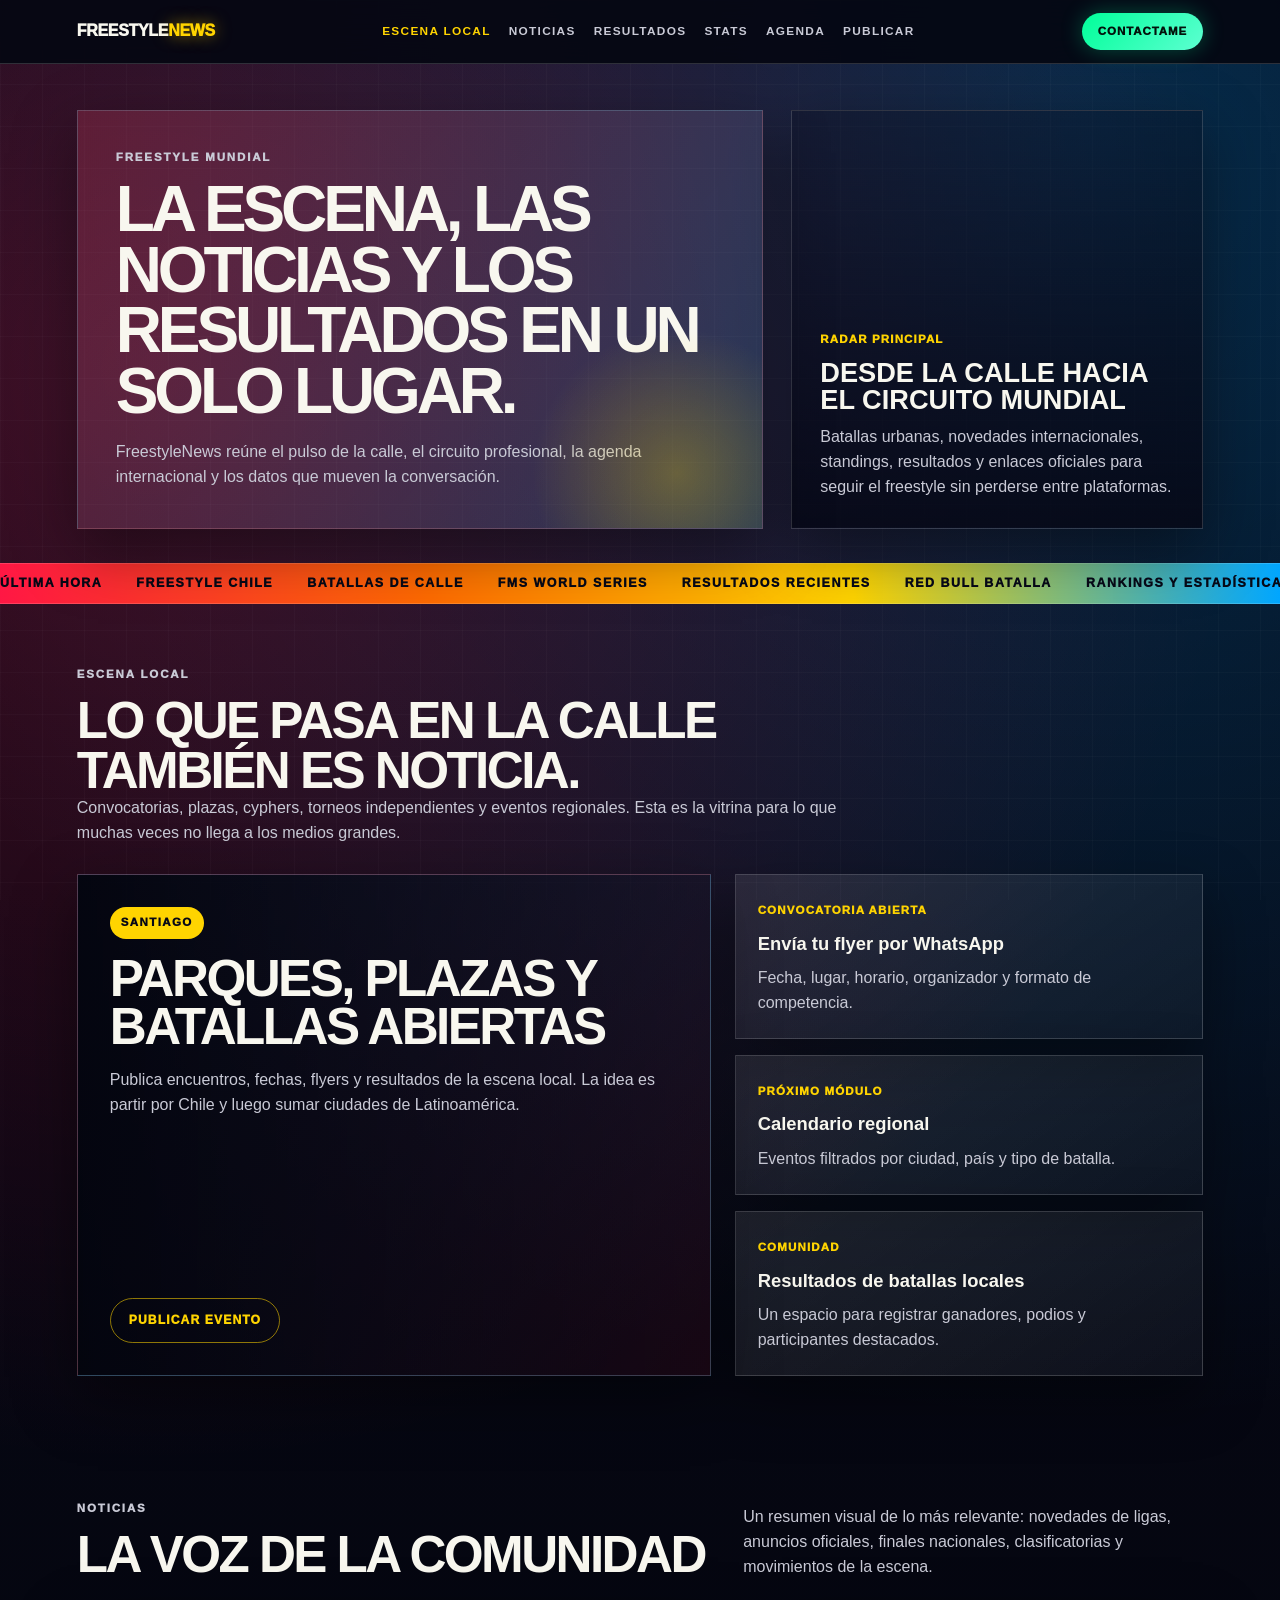
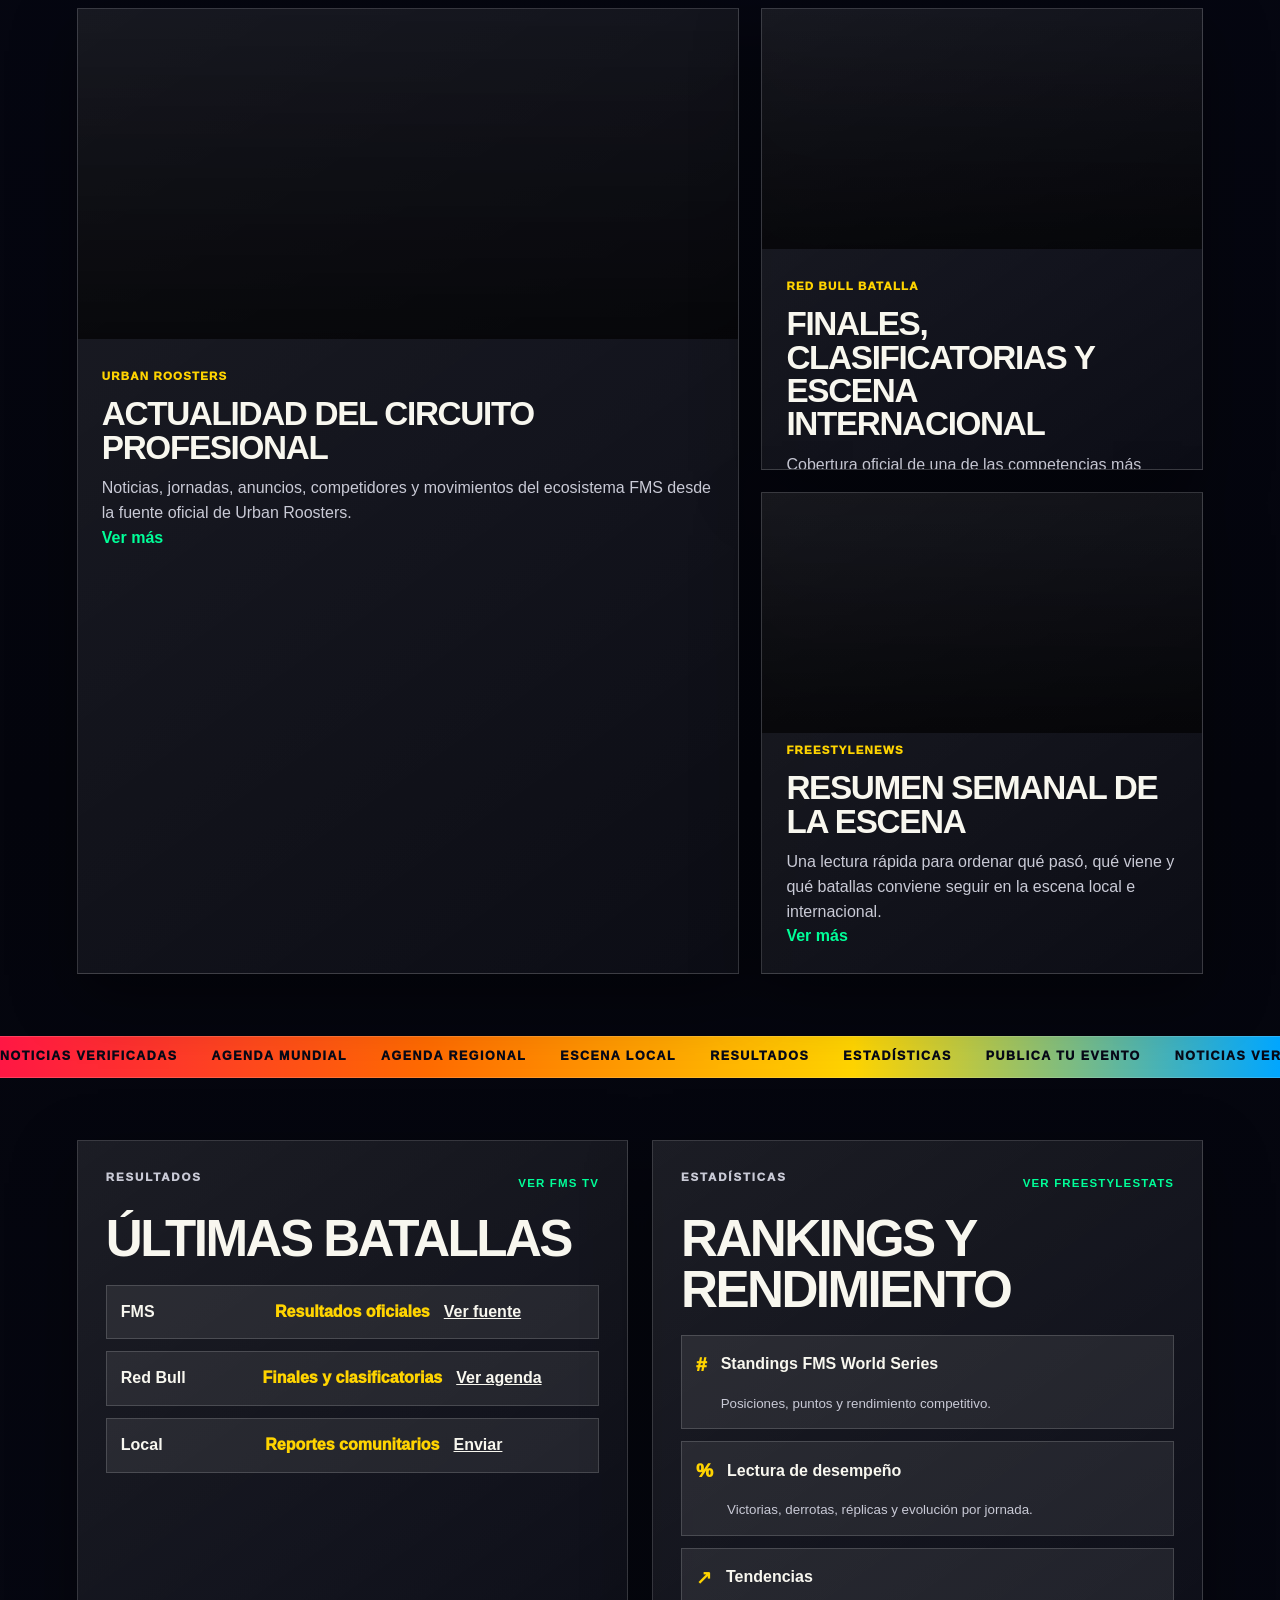
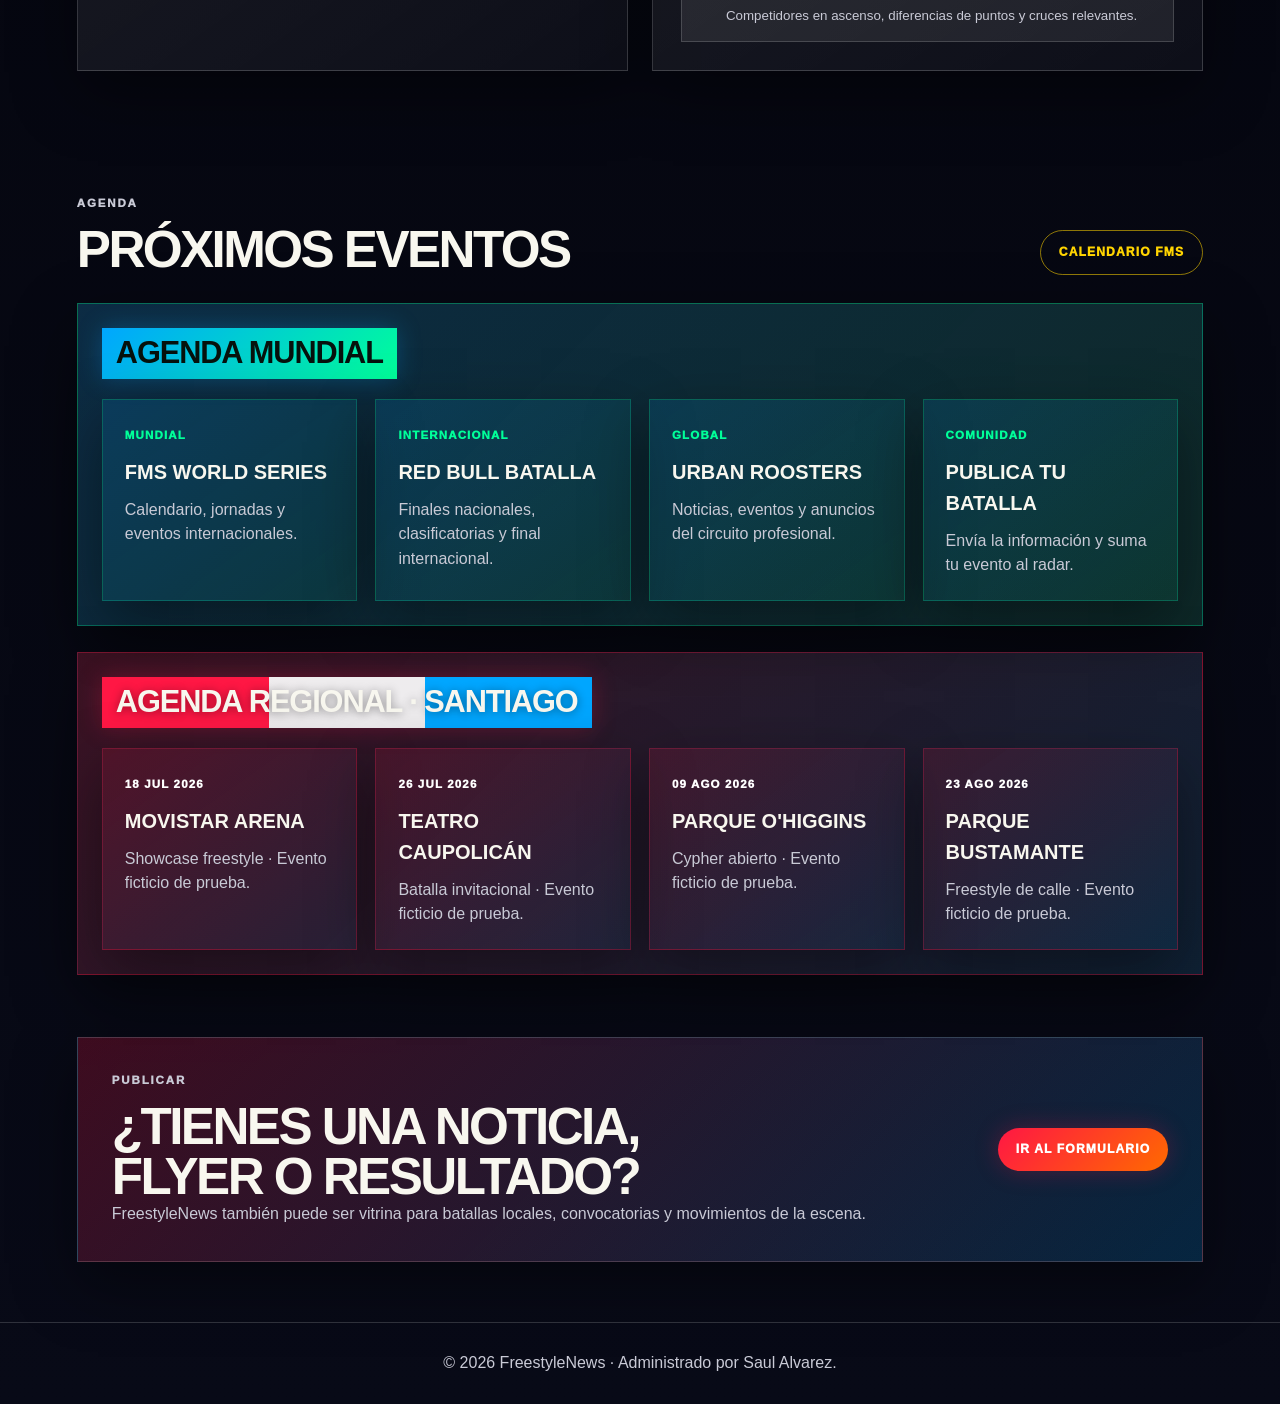
<file: index.html>
<!DOCTYPE html>
<html lang="es">
<head>
  <meta charset="UTF-8" />
  <meta name="viewport" content="width=device-width, initial-scale=1.0" />
  <title>FreestyleNews | Noticias, calle, resultados y estadísticas</title>
  <link rel="stylesheet" href="estilos.css" />
</head>
<body>
  <header class="site-header">
    <a href="index.html" class="brand">Freestyle<span>News</span></a>

    <button class="menu-toggle" aria-label="Abrir menú">☰</button>

    <nav class="main-nav" aria-label="Navegación principal">
      <a href="#local" class="active">Escena local</a>
      <a href="#noticias">Noticias</a>
      <a href="#resultados">Resultados</a>
      <a href="#estadisticas">Stats</a>
      <a href="#agenda">Agenda</a>
      <a href="contacto.html">Publicar</a>
    </nav>

    <a class="whatsapp-btn" href="https://wa.me/56966032734?text=Hola%2C%20quisiera%20recibir%20m%C3%A1s%20informaci%C3%B3n%20sobre%20FreestyleNews%20y%20los%20pr%C3%B3ximos%20eventos%20de%20freestyle." target="_blank" rel="noopener noreferrer">Contactame</a>
  </header>

  <main>
    <section class="top-hero">
      <div class="hero-copy">
        <p class="kicker">Freestyle mundial</p>
        <h1>La escena, las noticias y los resultados en un solo lugar.</h1>
        <p>FreestyleNews reúne el pulso de la calle, el circuito profesional, la agenda internacional y los datos que mueven la conversación.</p>
      </div>
      <div class="hero-panel">
        <span>Radar principal</span>
        <strong>Desde la calle hacia el circuito mundial</strong>
        <p>Batallas urbanas, novedades internacionales, standings, resultados y enlaces oficiales para seguir el freestyle sin perderse entre plataformas.</p>
      </div>
    </section>

    <section class="ticker" aria-label="Actualizaciones rápidas">
      <div class="ticker-track">
        <span>Última hora</span><span>Freestyle Chile</span><span>Batallas de calle</span><span>FMS World Series</span><span>Resultados recientes</span><span>Red Bull Batalla</span><span>Rankings y estadísticas</span><span>Publica tu evento</span>
        <span>Última hora</span><span>Freestyle Chile</span><span>Batallas de calle</span><span>FMS World Series</span><span>Resultados recientes</span><span>Red Bull Batalla</span><span>Rankings y estadísticas</span><span>Publica tu evento</span>
        <span>Última hora</span><span>Freestyle Chile</span><span>Batallas de calle</span><span>FMS World Series</span><span>Resultados recientes</span><span>Red Bull Batalla</span><span>Rankings y estadísticas</span><span>Publica tu evento</span>
      </div>
    </section>

    <section class="section local-section" id="local">
      <div class="section-head">
        <p class="kicker">Escena local</p>
        <h2>Lo que pasa en la calle también es noticia.</h2>
        <p>Convocatorias, plazas, cyphers, torneos independientes y eventos regionales. Esta es la vitrina para lo que muchas veces no llega a los medios grandes.</p>
      </div>

      <div class="local-layout">
        <article class="local-feature">
          <div>
            <span class="pill">Santiago</span>
            <h3>Parques, plazas y batallas abiertas</h3>
            <p>Publica encuentros, fechas, flyers y resultados de la escena local. La idea es partir por Chile y luego sumar ciudades de Latinoamérica.</p>
          </div>
          <a href="contacto.html" class="secondary-btn">Publicar evento</a>
        </article>

        <div class="local-list">
          <article>
            <span>Convocatoria abierta</span>
            <h4>Envía tu flyer por WhatsApp</h4>
            <p>Fecha, lugar, horario, organizador y formato de competencia.</p>
          </article>
          <article>
            <span>Próximo módulo</span>
            <h4>Calendario regional</h4>
            <p>Eventos filtrados por ciudad, país y tipo de batalla.</p>
          </article>
          <article>
            <span>Comunidad</span>
            <h4>Resultados de batallas locales</h4>
            <p>Un espacio para registrar ganadores, podios y participantes destacados.</p>
          </article>
        </div>
      </div>
    </section>

    <section class="section news-section" id="noticias">
      <div class="section-head split-head">
        <div>
          <p class="kicker">Noticias</p>
          <h2>La voz de la comunidad</h2>
        </div>
        <p>Un resumen visual de lo más relevante: novedades de ligas, anuncios oficiales, finales nacionales, clasificatorias y movimientos de la escena.</p>
      </div>

      <div class="magazine-grid" id="newsContainer"></div>
    </section>

    <section class="wide-banner">
      <div class="banner-track">
        <span>Noticias verificadas</span><span>Agenda mundial</span><span>Agenda regional</span><span>Escena local</span><span>Resultados</span><span>Estadísticas</span><span>Publica tu evento</span>
        <span>Noticias verificadas</span><span>Agenda mundial</span><span>Agenda regional</span><span>Escena local</span><span>Resultados</span><span>Estadísticas</span><span>Publica tu evento</span>
        <span>Noticias verificadas</span><span>Agenda mundial</span><span>Agenda regional</span><span>Escena local</span><span>Resultados</span><span>Estadísticas</span><span>Publica tu evento</span>
      </div>
    </section>

    <section class="section dashboard-section">
      <div class="dashboard-card" id="resultados">
        <div class="card-head">
          <p class="kicker">Resultados</p>
          <a href="https://fms.tv/resultados/" target="_blank" rel="noopener noreferrer">Ver FMS TV</a>
        </div>
        <h2>Últimas batallas</h2>
        <div class="result-list" id="resultsContainer"></div>
      </div>

      <div class="dashboard-card" id="estadisticas">
        <div class="card-head">
          <p class="kicker">Estadísticas</p>
          <a href="https://freestylestats.com/competition/fms-world-series/2025-2026/standings" target="_blank" rel="noopener noreferrer">Ver FreestyleStats</a>
        </div>
        <h2>Rankings y rendimiento</h2>
        <div class="rank-list" id="statsContainer"></div>
      </div>
    </section>

    <section class="section agenda-section" id="agenda">
      <div class="section-head split-head">
        <div>
          <p class="kicker">Agenda</p>
          <h2>Próximos eventos</h2>
        </div>
        <a href="https://fms.tv/" target="_blank" rel="noopener noreferrer" class="secondary-btn">Calendario FMS</a>
      </div>

      <div class="agenda-block agenda-world">
        <h3>Agenda mundial</h3>
        <div class="agenda-grid" id="worldAgendaContainer"></div>
      </div>

      <div class="agenda-block agenda-chile">
        <h3>Agenda regional · Santiago</h3>
        <div class="agenda-grid" id="regionalAgendaContainer"></div>
      </div>
    </section>

    <section class="submit-section" id="publicar">
      <div>
        <p class="kicker">Publicar</p>
        <h2>¿Tienes una noticia, flyer o resultado?</h2>
        <p>FreestyleNews también puede ser vitrina para batallas locales, convocatorias y movimientos de la escena.</p>
      </div>
      <a href="contacto.html" class="primary-btn">Ir al formulario</a>
    </section>
  </main>

  <footer class="footer">
    <p>© 2026 FreestyleNews · Administrado por Saul Alvarez.</p>
  </footer>

  <script src="data.js"></script>
  <script src="script.js"></script>
</body>
</html>
</file>
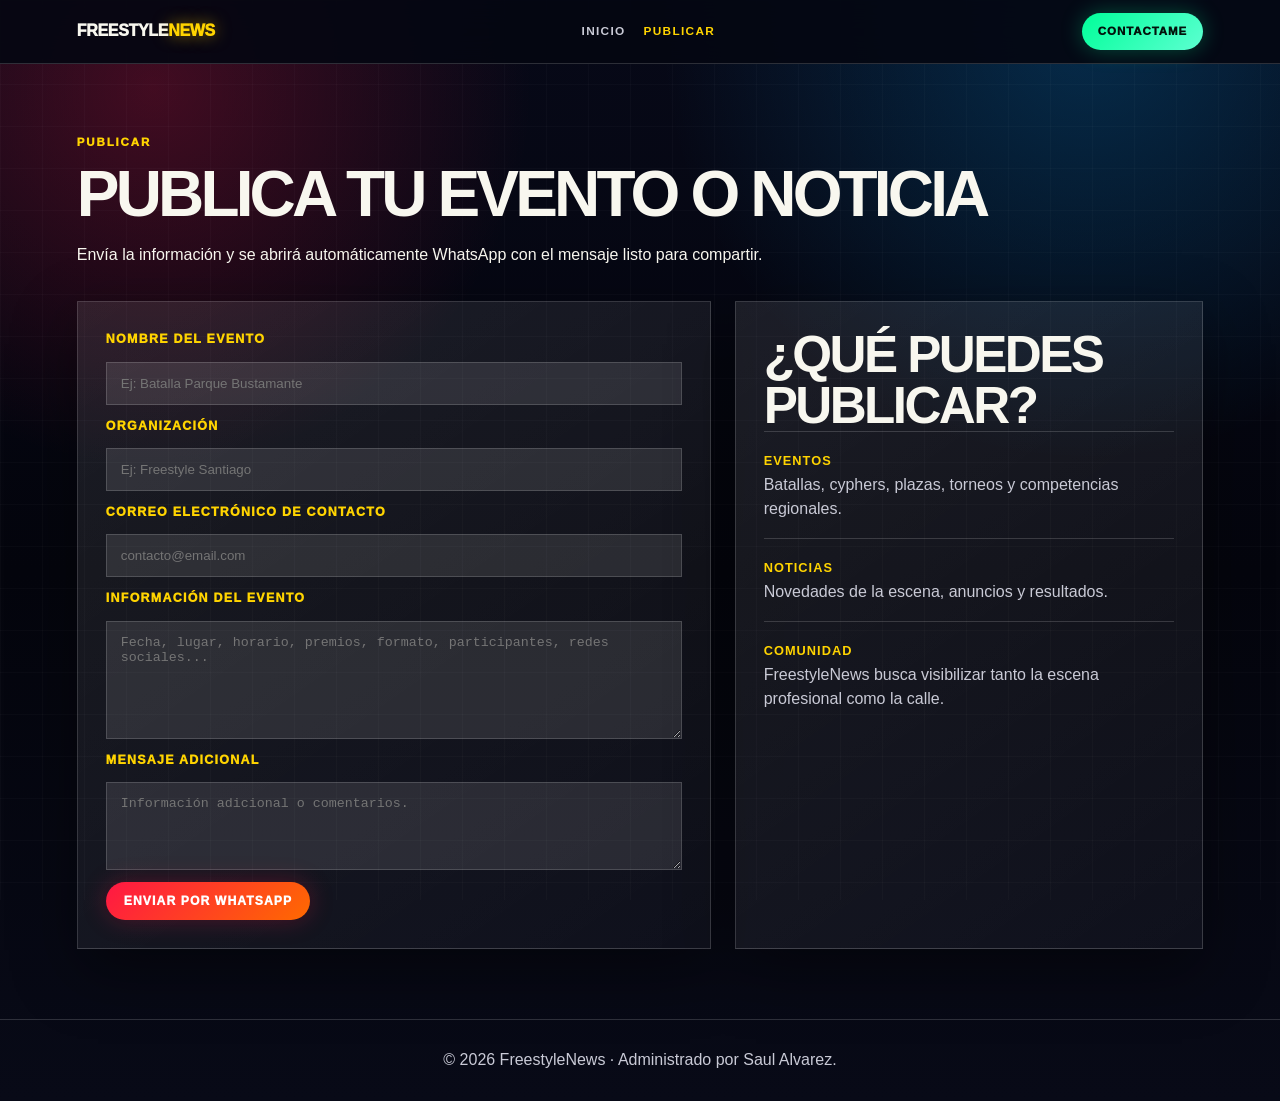
<file: contacto.html>
<!DOCTYPE html>
<html lang="es">
<head>
  <meta charset="UTF-8" />
  <meta name="viewport" content="width=device-width, initial-scale=1.0" />
  <title>Publicar evento | FreestyleNews</title>
  <link rel="stylesheet" href="estilos.css" />
</head>
<body>
  <header class="site-header">
    <a href="index.html" class="brand">Freestyle<span>News</span></a>

    <nav class="main-nav">
      <a href="index.html">Inicio</a>
      <a href="contacto.html" class="active">Publicar</a>
    </nav>

    <a class="whatsapp-btn" href="https://wa.me/56966032734?text=Hola%2C%20quisiera%20recibir%20m%C3%A1s%20informaci%C3%B3n%20sobre%20FreestyleNews%20y%20los%20pr%C3%B3ximos%20eventos%20de%20freestyle." target="_blank" rel="noopener noreferrer">Contactame</a>
  </header>

  <main>
    <section class="contact-hero">
      <p class="kicker">Publicar</p>
      <h1>Publica tu evento o noticia</h1>
      <p>Envía la información y se abrirá automáticamente WhatsApp con el mensaje listo para compartir.</p>
    </section>

    <section class="contact-layout">
      <form class="contact-form" id="publishForm">
        <label for="eventName">Nombre del evento</label>
        <input type="text" id="eventName" placeholder="Ej: Batalla Parque Bustamante" required />

        <label for="organization">Organización</label>
        <input type="text" id="organization" placeholder="Ej: Freestyle Santiago" required />

        <label for="contactEmail">Correo electrónico de contacto</label>
        <input type="email" id="contactEmail" placeholder="contacto@email.com" required />

        <label for="eventInfo">Información del evento</label>
        <textarea id="eventInfo" rows="6" placeholder="Fecha, lugar, horario, premios, formato, participantes, redes sociales..." required></textarea>

        <label for="publisherMessage">Mensaje adicional</label>
        <textarea id="publisherMessage" rows="4" placeholder="Información adicional o comentarios."></textarea>

        <button type="submit" class="primary-btn">Enviar por WhatsApp</button>
      </form>

      <aside class="contact-info">
        <h2>¿Qué puedes publicar?</h2>

        <div class="info-box">
          <strong>Eventos</strong>
          <p>Batallas, cyphers, plazas, torneos y competencias regionales.</p>
        </div>

        <div class="info-box">
          <strong>Noticias</strong>
          <p>Novedades de la escena, anuncios y resultados.</p>
        </div>

        <div class="info-box">
          <strong>Comunidad</strong>
          <p>FreestyleNews busca visibilizar tanto la escena profesional como la calle.</p>
        </div>
      </aside>
    </section>
  </main>

  <footer class="footer">
    <p>© 2026 FreestyleNews · Administrado por Saul Alvarez.</p>
  </footer>

  <script src="script.js"></script>
</body>
</html>
</file>
<file: estilos.css>
/* FreestyleNews - portal style */
:root {
  --bg-main: #060816;
  --bg-deep: #03040d;
  --bg-soft: #0d1230;
  --bg-card: rgba(255,255,255,0.075);
  --text-main: #f8f7ef;
  --text-muted: #c9cad6;
  --red: #ff1744;
  --orange: #ff6a00;
  --blue: #00a6ff;
  --yellow: #ffd400;
  --green: #00ff99;
  --border: rgba(255,255,255,0.16);
  --shadow: 0 22px 60px rgba(0,0,0,0.42);
  --max: 1180px;
}

* { box-sizing: border-box; margin: 0; padding: 0; }
html { scroll-behavior: smooth; }
body {
  font-family: Arial, Helvetica, sans-serif;
  background:
    radial-gradient(circle at 12% 8%, rgba(255, 23, 68, 0.24), transparent 25%),
    radial-gradient(circle at 85% 3%, rgba(0, 166, 255, 0.22), transparent 28%),
    linear-gradient(180deg, #070918, #04050d 52%, #080a17);
  color: var(--text-main);
  line-height: 1.55;
}
body::before {
  content: "";
  position: fixed;
  inset: 0;
  pointer-events: none;
  background-image:
    linear-gradient(rgba(255,255,255,0.035) 1px, transparent 1px),
    linear-gradient(90deg, rgba(255,255,255,0.035) 1px, transparent 1px);
  background-size: 42px 42px;
  opacity: .7;
  z-index: -1;
}
a { color: inherit; }

.site-header {
  min-height: 64px;
  padding: 12px 6%;
  display: flex;
  align-items: center;
  justify-content: space-between;
  gap: 18px;
  position: sticky;
  top: 0;
  z-index: 100;
  background: rgba(5, 7, 18, 0.92);
  border-bottom: 1px solid var(--border);
  backdrop-filter: blur(16px);
}
.brand {
  text-decoration: none;
  color: var(--text-main);
  font-weight: 950;
  text-transform: uppercase;
  letter-spacing: -0.02em;
  white-space: nowrap;
}
.brand span { color: var(--yellow); text-shadow: 0 0 16px rgba(255,212,0,.55); }
.main-nav { display: flex; align-items: center; gap: 18px; }
.main-nav a {
  text-decoration: none;
  color: var(--text-muted);
  font-size: .74rem;
  font-weight: 900;
  text-transform: uppercase;
  letter-spacing: .11em;
  transition: .2s ease;
}
.main-nav a:hover, .main-nav a.active { color: var(--yellow); }
.menu-toggle { display: none; }
.whatsapp-btn {
  text-decoration: none;
  background: linear-gradient(135deg, var(--green), #5dffd1);
  color: #03120b;
  border-radius: 999px;
  padding: 10px 16px;
  font-size: .72rem;
  font-weight: 950;
  text-transform: uppercase;
  letter-spacing: .08em;
  box-shadow: 0 0 22px rgba(0,255,153,.28);
  white-space: nowrap;
}

.top-hero {
  width: min(var(--max), 88%);
  margin: 0 auto;
  min-height: 360px;
  padding: 46px 0 34px;
  display: grid;
  grid-template-columns: 1.25fr .75fr;
  gap: 28px;
  align-items: stretch;
}
.hero-copy, .hero-panel {
  border: 1px solid var(--border);
  background:
    linear-gradient(135deg, rgba(255,23,68,.16), rgba(0,166,255,.12)),
    rgba(255,255,255,.055);
  box-shadow: var(--shadow);
}
.hero-copy {
  padding: 38px;
  display: flex;
  flex-direction: column;
  justify-content: center;
  position: relative;
  overflow: hidden;
}
.hero-copy::after {
  content: "";
  position: absolute;
  right: -80px;
  bottom: -110px;
  width: 330px;
  height: 330px;
  border-radius: 50%;
  background: radial-gradient(circle, rgba(255,212,0,.28), transparent 62%);
}
.kicker {
  color: var(--yellow);
  font-size: .72rem;
  font-weight: 950;
  text-transform: uppercase;
  letter-spacing: .16em;
  margin-bottom: 12px;
}
.hero-copy h1 {
  max-width: 760px;
  font-size: clamp(2.35rem, 5vw, 4.4rem);
  line-height: .95;
  text-transform: uppercase;
  letter-spacing: -0.065em;
  margin-bottom: 18px;
}
.hero-copy p, .section-head p, .hero-panel p, .story-content p, .local-feature p, .local-list p, .dashboard-card p, .agenda-grid p, .submit-section p, .contact-info p, .contact-form p {
  color: var(--text-muted);
}
.hero-panel {
  padding: 28px;
  display: flex;
  flex-direction: column;
  justify-content: flex-end;
  background:
    linear-gradient(rgba(6,8,22,.28), rgba(6,8,22,.88)),
    url('https://images.unsplash.com/photo-1516280440614-37939bbacd81?auto=format&fit=crop&w=900&q=80');
  background-size: cover;
  background-position: center;
}
.hero-panel span, .story-content span, .local-list span, .agenda-grid span, .card-head a, .news-card span {
  color: var(--yellow);
  font-size: .72rem;
  font-weight: 950;
  text-transform: uppercase;
  letter-spacing: .1em;
}
.hero-panel strong {
  display: block;
  font-size: 1.7rem;
  line-height: 1;
  text-transform: uppercase;
  margin: 10px 0 12px;
}

.ticker, .wide-banner {
  overflow: hidden;
  border-block: 1px solid rgba(255,255,255,.16);
  background: linear-gradient(90deg, var(--red), var(--orange), var(--yellow), var(--blue));
  color: #060816;
}
.ticker-track, .banner-track {
  display: flex;
  gap: 34px;
  padding: 10px 0;
  width: max-content;
  animation: scrollTicker 24s linear infinite;
}
.ticker span, .wide-banner span {
  font-size: .78rem;
  font-weight: 950;
  text-transform: uppercase;
  letter-spacing: .12em;
  white-space: nowrap;
}
@keyframes scrollTicker { from { transform: translateX(0); } to { transform: translateX(-45%); } }

.section, .submit-section {
  width: min(var(--max), 88%);
  margin: 0 auto;
  padding: 62px 0;
}
.section-head {
  margin-bottom: 28px;
  max-width: 820px;
}
.split-head {
  max-width: none;
  display: flex;
  justify-content: space-between;
  gap: 26px;
  align-items: end;
}
.split-head > p { max-width: 460px; }
h2 {
  font-size: clamp(2rem, 4vw, 3.7rem);
  line-height: .98;
  text-transform: uppercase;
  letter-spacing: -0.05em;
}

.local-layout {
  display: grid;
  grid-template-columns: 1.15fr .85fr;
  gap: 24px;
}
.local-feature, .local-list article, .story-card, .dashboard-card, .agenda-grid article, .submit-section, .contact-form, .contact-info {
  border: 1px solid var(--border);
  background: linear-gradient(145deg, rgba(255,255,255,.095), rgba(255,255,255,.035));
  box-shadow: var(--shadow);
}
.local-feature {
  min-height: 360px;
  padding: 32px;
  display: flex;
  flex-direction: column;
  justify-content: space-between;
  background:
    linear-gradient(135deg, rgba(0,166,255,.20), rgba(255,23,68,.14)),
    url('https://images.unsplash.com/photo-1514525253161-7a46d19cd819?auto=format&fit=crop&w=1100&q=80');
  background-size: cover;
  background-position: center;
  position: relative;
  overflow: hidden;
}
.local-feature::before {
  content: "";
  position: absolute;
  inset: 0;
  background: linear-gradient(90deg, rgba(3,4,13,.95), rgba(3,4,13,.45));
}
.local-feature > * { position: relative; z-index: 1; }
.pill {
  display: inline-flex;
  width: fit-content;
  background: var(--yellow);
  color: #070816;
  font-size: .72rem;
  font-weight: 950;
  text-transform: uppercase;
  letter-spacing: .12em;
  padding: 7px 11px;
  border-radius: 999px;
  margin-bottom: 16px;
}
.local-feature h3 { font-size: clamp(2rem, 4vw, 3.4rem); line-height: .95; text-transform: uppercase; letter-spacing: -.05em; margin-bottom: 16px; }
.local-list { display: grid; gap: 16px; }
.local-list article { padding: 22px; }
.local-list h4 { margin: 8px 0; font-size: 1.15rem; }

.magazine-grid {
  display: grid;
  grid-template-columns: 1.2fr .8fr;
  gap: 22px;
}
.story-card { overflow: hidden; }
.main-story { grid-row: span 2; }
.story-image { min-height: 240px; background-size: cover; background-position: center; }
.main-story .story-image { min-height: 330px; }
.image-crowd { background-image: linear-gradient(rgba(0,0,0,.15), rgba(0,0,0,.65)), url('https://images.unsplash.com/photo-1501386761578-eac5c94b800a?auto=format&fit=crop&w=1200&q=80'); }
.image-stage { background-image: linear-gradient(rgba(0,0,0,.15), rgba(0,0,0,.65)), url('https://images.unsplash.com/photo-1493225457124-a3eb161ffa5f?auto=format&fit=crop&w=900&q=80'); }
.image-mic { background-image: linear-gradient(rgba(0,0,0,.15), rgba(0,0,0,.65)), url('https://images.unsplash.com/photo-1516280440614-37939bbacd81?auto=format&fit=crop&w=900&q=80'); }
.story-content { padding: 24px; }
.story-content h3 { font-size: clamp(1.45rem, 2.6vw, 2.4rem); line-height: 1; text-transform: uppercase; letter-spacing: -.04em; margin: 10px 0 12px; }
.story-content a, .card-head a { color: var(--green); font-weight: 900; text-decoration: none; }
.side-story { display: grid; grid-template-rows: auto 220px; }
.side-story.reverse { grid-template-rows: 220px auto; }

.dashboard-section {
  display: grid;
  grid-template-columns: 1fr 1fr;
  gap: 24px;
}
.dashboard-card { padding: 28px; }
.card-head { display: flex; align-items: center; justify-content: space-between; gap: 12px; margin-bottom: 16px; }
.result-list, .rank-list { display: grid; gap: 12px; margin-top: 20px; }
.result-list div, .rank-list div {
  display: grid;
  grid-template-columns: 1fr auto 1fr;
  gap: 14px;
  align-items: center;
  padding: 14px;
  background: rgba(255,255,255,.075);
  border: 1px solid var(--border);
}
.result-list span { color: var(--yellow); font-weight: 950; }
.rank-list div { grid-template-columns: auto 1fr; }
.rank-list span { color: var(--yellow); font-weight: 950; font-size: 1.2rem; }
.rank-list small { color: var(--text-muted); grid-column: 2; }

.agenda-block {
  margin-top: 26px;
  padding: 24px;
  border: 1px solid var(--border);
  background: rgba(255,255,255,.045);
  box-shadow: var(--shadow);
}
.agenda-block > h3 {
  display: inline-flex;
  align-items: center;
  width: fit-content;
  margin-bottom: 20px;
  padding: 10px 14px;
  font-size: clamp(1.35rem, 2.4vw, 2.1rem);
  line-height: 1;
  text-transform: uppercase;
  letter-spacing: -.035em;
}
.agenda-world {
  background: linear-gradient(135deg, rgba(0,166,255,.18), rgba(0,255,153,.10)), rgba(255,255,255,.04);
  border-color: rgba(0,255,153,.32);
}
.agenda-world > h3 {
  color: #06120d;
  background: linear-gradient(135deg, var(--blue), var(--green));
  box-shadow: 0 0 24px rgba(0,166,255,.26);
}
.agenda-world .agenda-grid article {
  border-color: rgba(0,255,153,.22);
  background: linear-gradient(145deg, rgba(0,166,255,.13), rgba(0,255,153,.055));
}
.agenda-world .agenda-grid span { color: var(--green); }
.agenda-chile {
  background: linear-gradient(135deg, rgba(255,23,68,.18), rgba(0,166,255,.10)), rgba(255,255,255,.04);
  border-color: rgba(255,23,68,.36);
}
.agenda-chile > h3 {
  color: var(--text-main);
  background: linear-gradient(90deg, var(--red) 0 34%, rgba(255,255,255,.92) 34% 66%, var(--blue) 66% 100%);
  text-shadow: 0 1px 10px rgba(0,0,0,.42);
  box-shadow: 0 0 24px rgba(255,23,68,.26);
}
.agenda-chile .agenda-grid article {
  border-color: rgba(255,23,68,.28);
  background: linear-gradient(145deg, rgba(255,23,68,.12), rgba(0,166,255,.06));
}
.agenda-chile .agenda-grid span { color: #ffffff; }
.agenda-grid {
  display: grid;
  grid-template-columns: repeat(4, 1fr);
  gap: 18px;
}
.agenda-grid article { padding: 22px; min-height: 190px; transition: .25s ease; }
.agenda-grid article:hover { transform: translateY(-5px); border-color: rgba(255,212,0,.55); }
.agenda-grid h3 { margin: 10px 0; font-size: 1.25rem; text-transform: uppercase; }
.submit-event { background: linear-gradient(145deg, rgba(255,212,0,.18), rgba(0,166,255,.12)); }

.submit-section {
  margin-bottom: 60px;
  padding: 34px;
  display: flex;
  justify-content: space-between;
  align-items: center;
  gap: 24px;
  background: linear-gradient(135deg, rgba(255,23,68,.22), rgba(0,166,255,.18));
}
.submit-section h2 { max-width: 680px; }

.primary-btn, .secondary-btn {
  display: inline-flex;
  width: fit-content;
  align-items: center;
  justify-content: center;
  text-decoration: none;
  border-radius: 999px;
  padding: 12px 18px;
  font-size: .76rem;
  font-weight: 950;
  text-transform: uppercase;
  letter-spacing: .09em;
  border: 0;
  cursor: pointer;
}
.primary-btn { background: linear-gradient(135deg, var(--red), var(--orange)); color: white; box-shadow: 0 0 24px rgba(255,23,68,.25); }
.secondary-btn { background: transparent; color: var(--yellow); border: 1px solid rgba(255,212,0,.55); }
.primary-btn:hover, .secondary-btn:hover { transform: translateY(-2px); }

.footer {
  padding: 28px 6%;
  border-top: 1px solid var(--border);
  text-align: center;
  color: var(--text-muted);
}

/* Contact page compatibility */
.contact-hero, .contact-layout {
  width: min(var(--max), 88%);
  margin: 0 auto;
}
.contact-hero { padding: 70px 0 34px; }
.contact-hero h1 { font-size: clamp(2.4rem, 5vw, 4.4rem); line-height: .95; text-transform: uppercase; letter-spacing: -.06em; margin-bottom: 18px; }
.contact-layout { display: grid; grid-template-columns: 1.15fr .85fr; gap: 24px; padding-bottom: 70px; }
.contact-form, .contact-info { padding: 28px; }
.contact-form { display: flex; flex-direction: column; gap: 12px; }
.contact-form label { color: var(--yellow); font-size: .78rem; font-weight: 950; text-transform: uppercase; letter-spacing: .1em; }
.contact-form input, .contact-form select, .contact-form textarea {
  width: 100%;
  padding: 13px 14px;
  border: 1px solid var(--border);
  background: rgba(255,255,255,.10);
  color: var(--text-main);
  outline: none;
}
.info-box { padding: 16px 0; border-top: 1px solid var(--border); }
.info-box strong { color: var(--yellow); text-transform: uppercase; letter-spacing: .08em; font-size: .8rem; }

@media (max-width: 1050px) {
  .main-nav { gap: 12px; }
  .main-nav a { font-size: .68rem; }
  .top-hero, .local-layout, .magazine-grid, .dashboard-section, .contact-layout { grid-template-columns: 1fr; }
  .agenda-grid { grid-template-columns: repeat(2, 1fr); }
}
@media (max-width: 720px) {
  .site-header { flex-wrap: wrap; justify-content: center; }
  .main-nav { order: 3; width: 100%; justify-content: center; flex-wrap: wrap; }
  .top-hero { width: 92%; padding-top: 28px; }
  .hero-copy { padding: 28px; }
  .section, .submit-section { width: 92%; padding: 46px 0; }
  .split-head, .submit-section { flex-direction: column; align-items: flex-start; }
  .agenda-grid { grid-template-columns: 1fr; }
  .submit-section { padding: 28px; }
}
</file>
